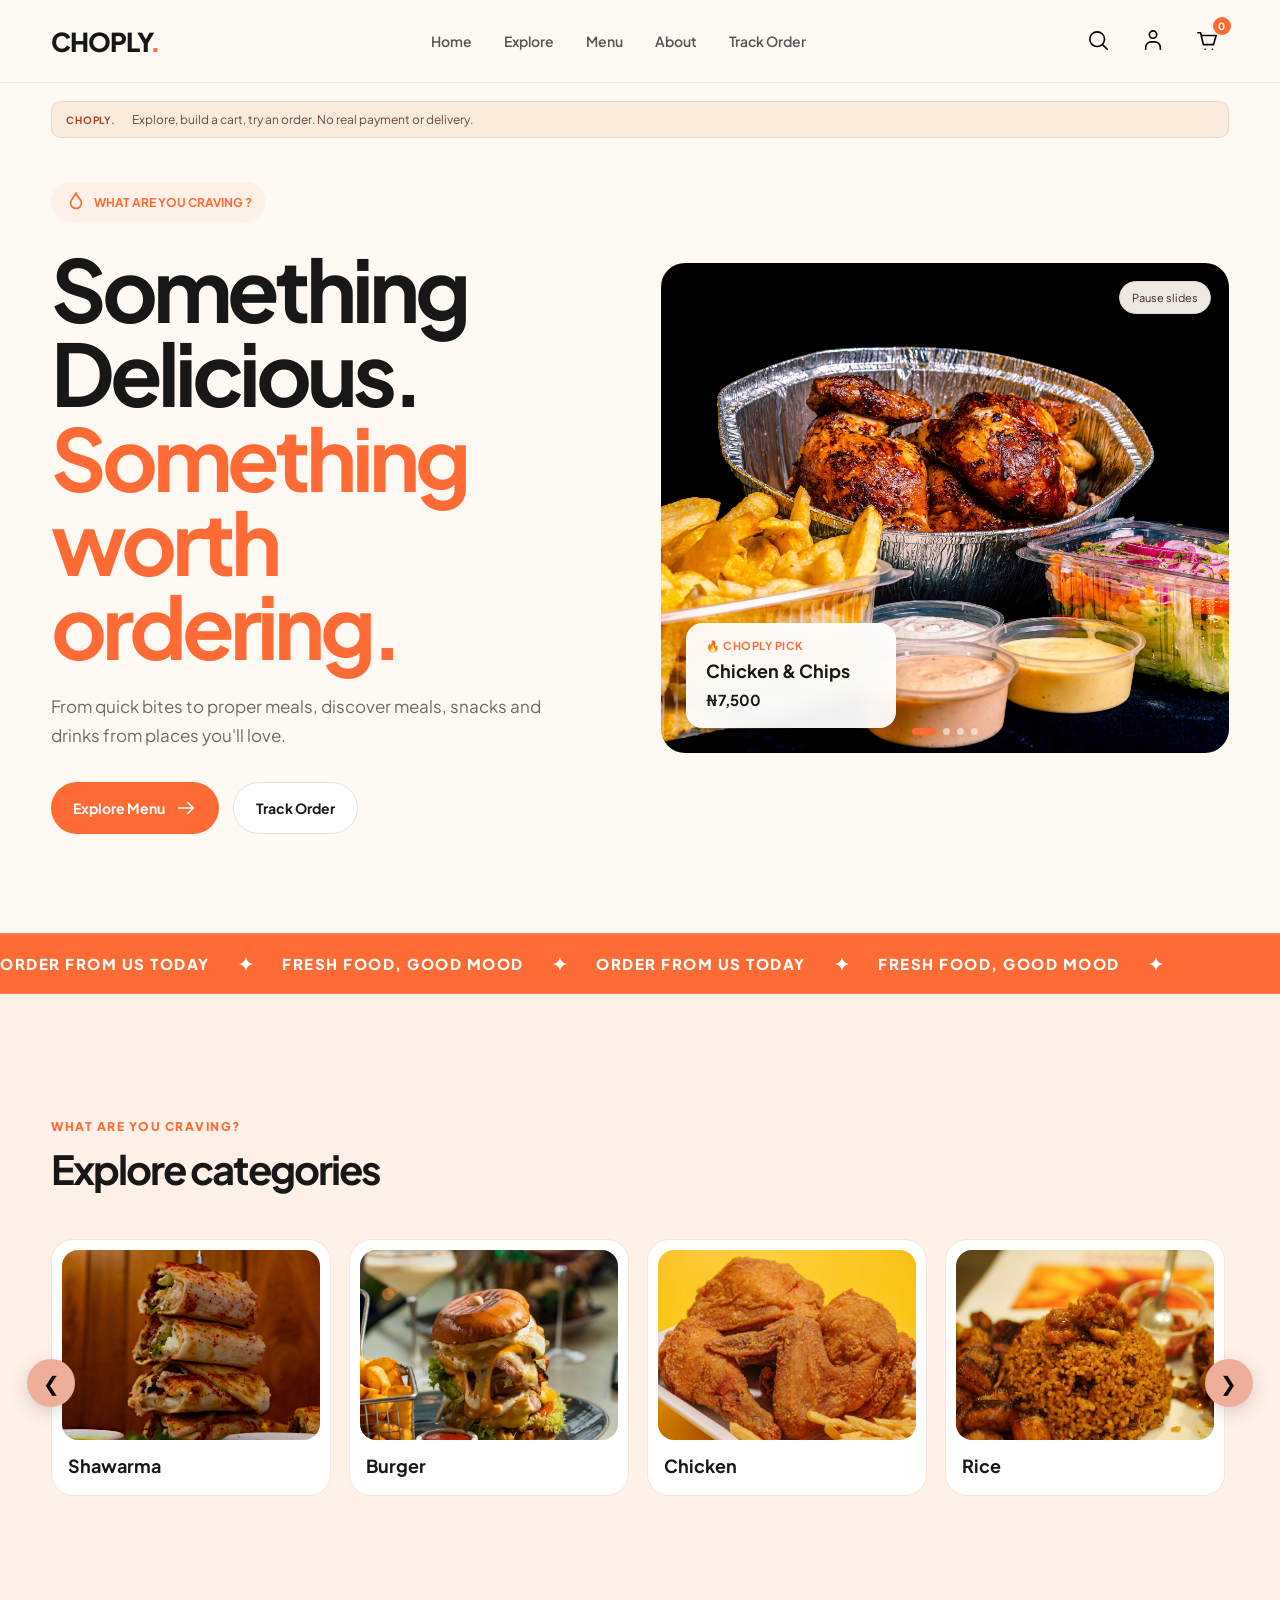
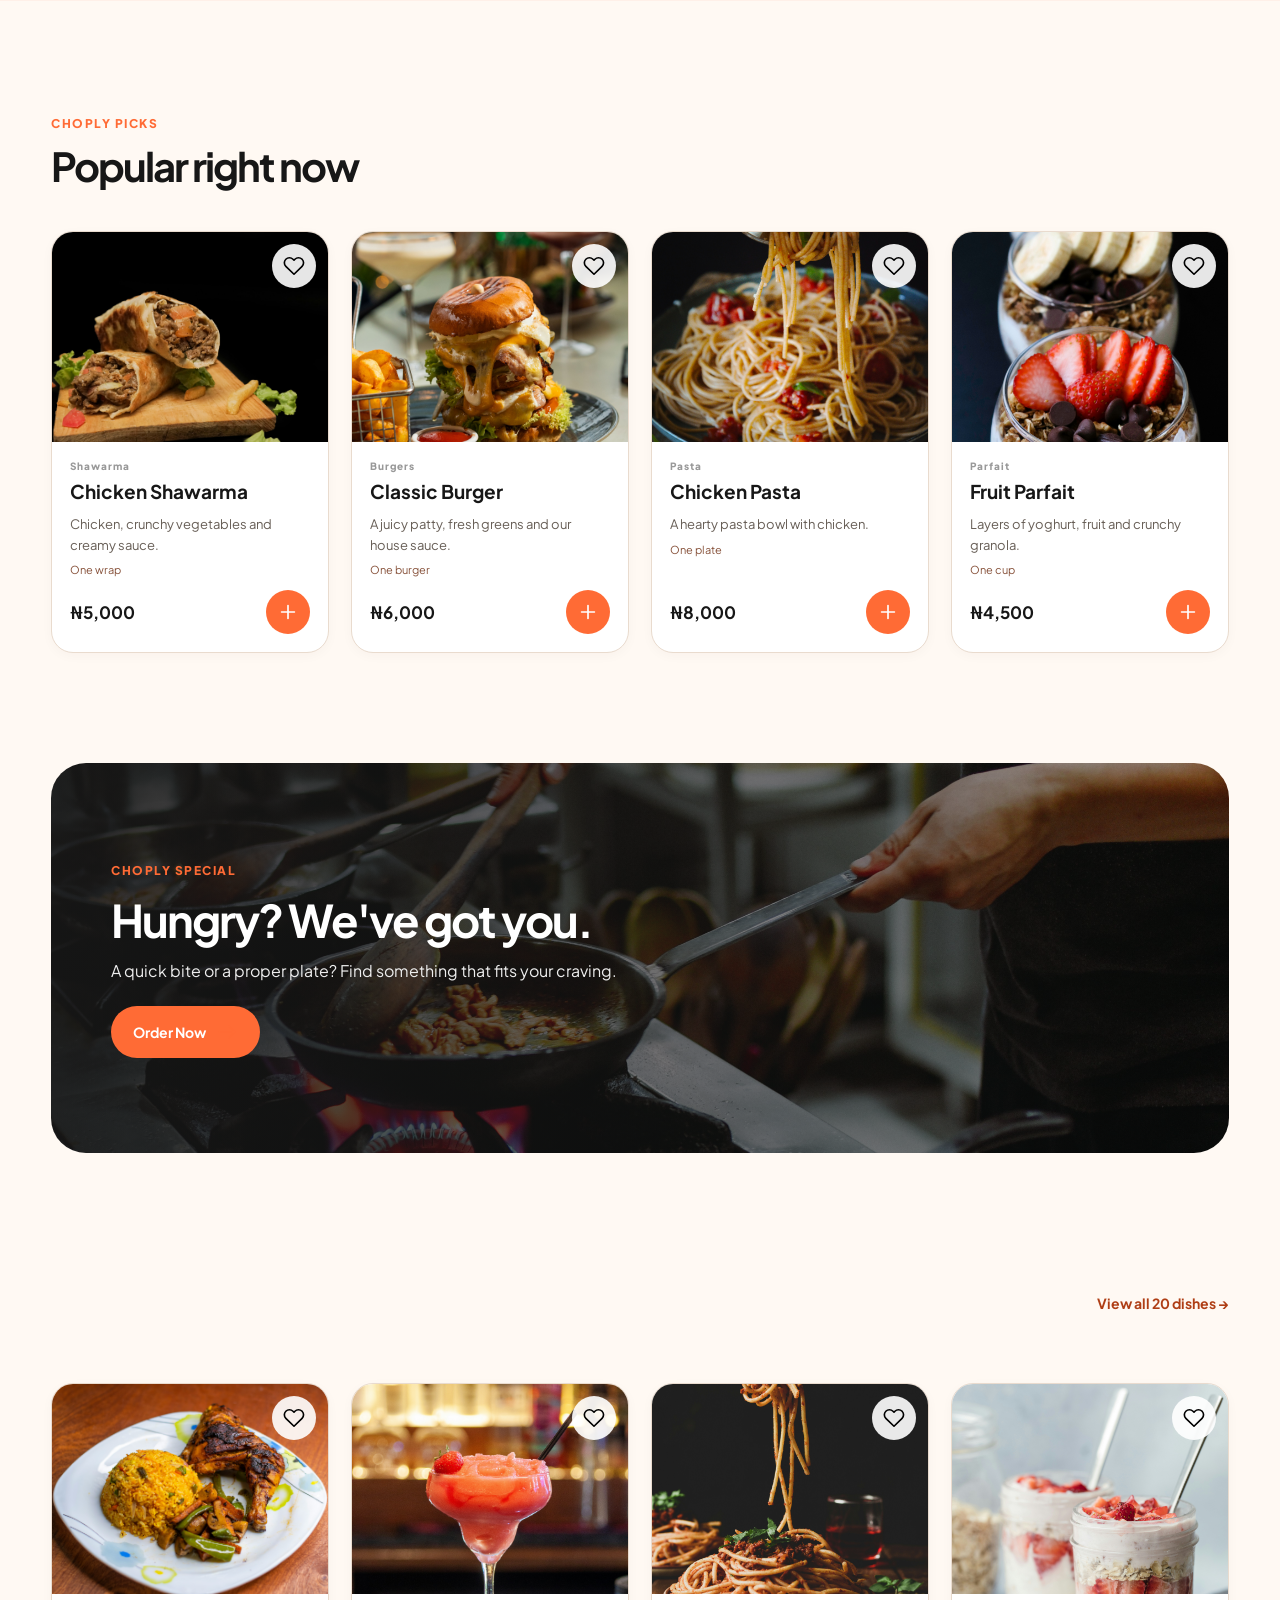
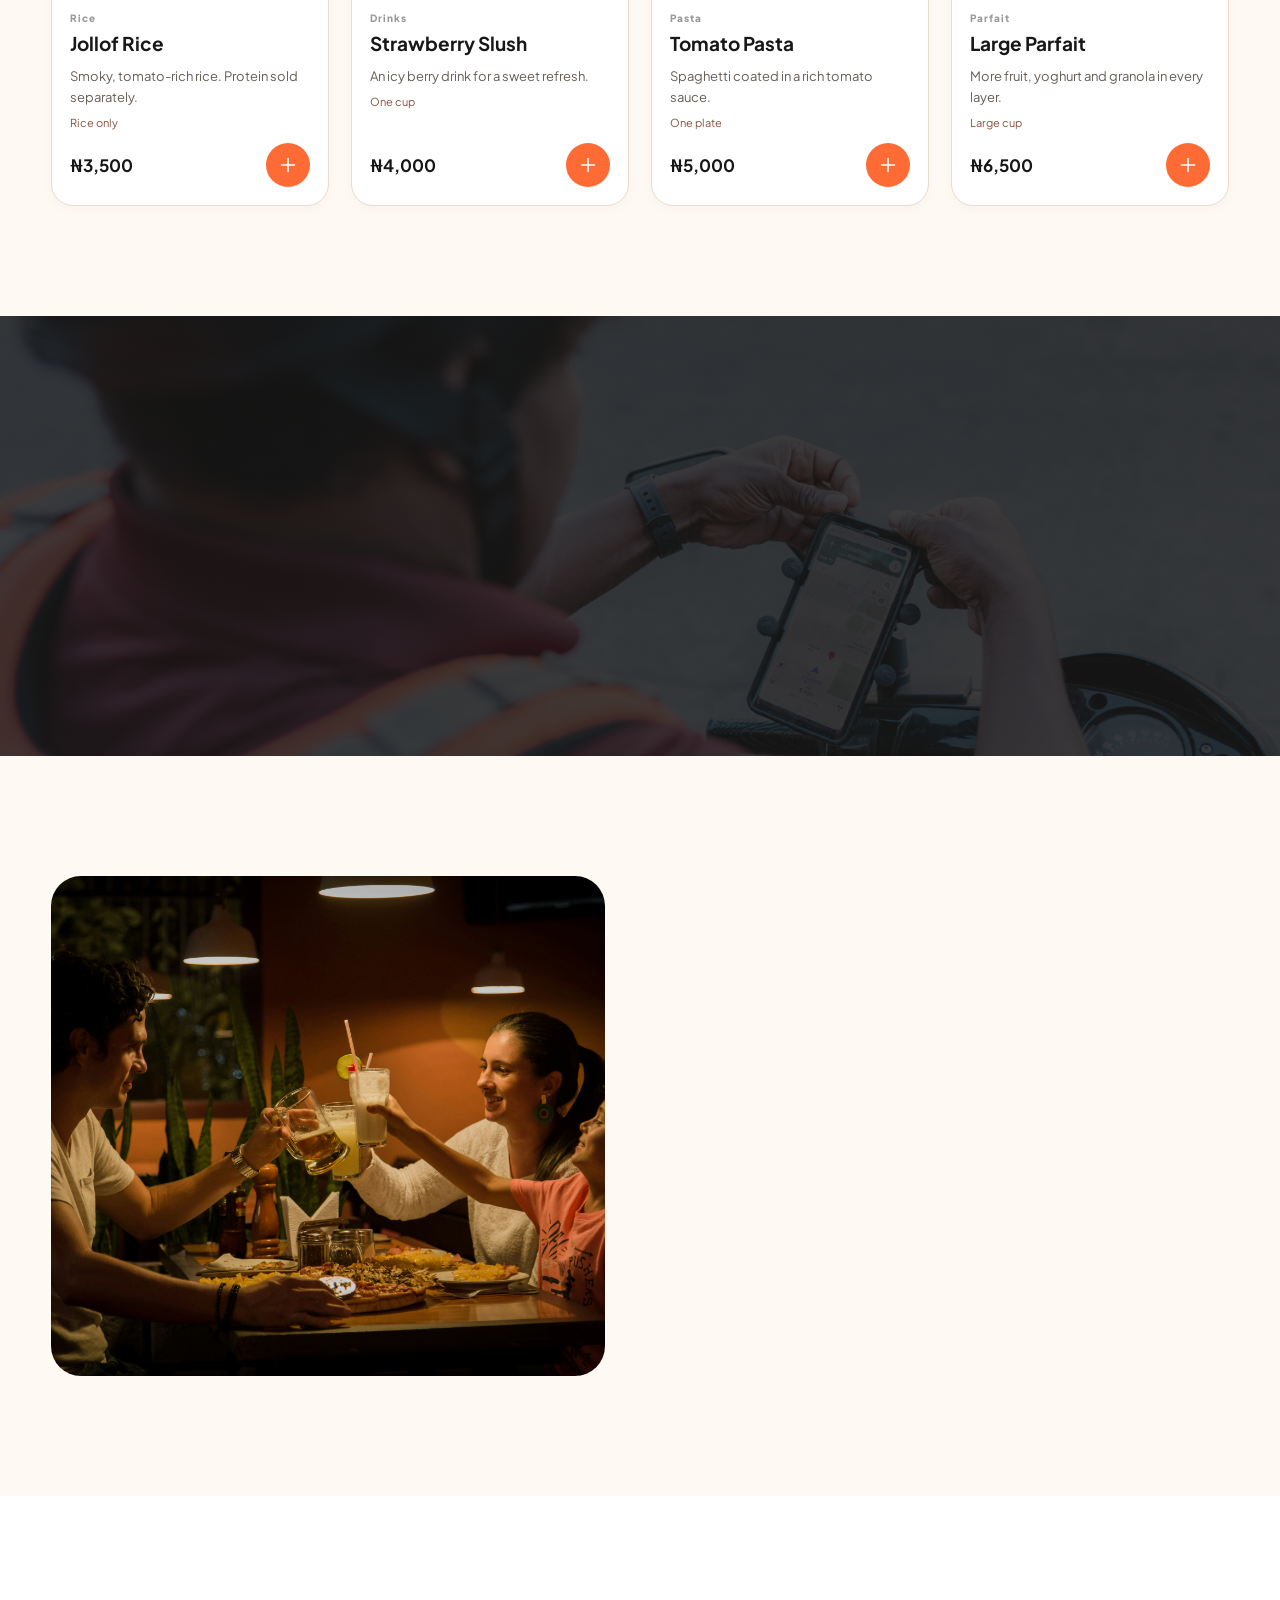
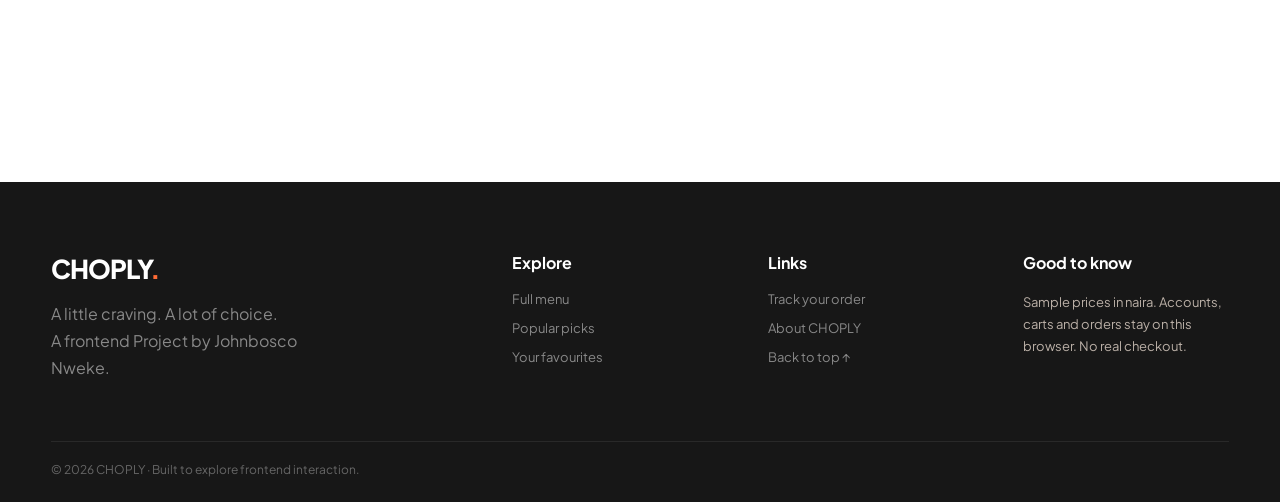
<file: index.html>
<!DOCTYPE html>
<html lang="en">
<head>
    <meta charset="UTF-8">
    <meta name="viewport" content="width=device-width, initial-scale=1.0">
    <title>CHOPLY — A little craving. A lot of choice.</title>
<meta name="description" content="Explore CHOPLY, a frontend food-ordering demo with a full menu, favourites, cart and simulated order tracking.">
    <link rel="preload" href="./MaterialSymbolsRounded.woff2" as="font" type="font/woff2" crossorigin>
    <!-- Google Font -->
    <link rel="preconnect" href="https://fonts.googleapis.com">
    <link rel="preconnect" href="https://fonts.gstatic.com" crossorigin>
    <link href="https://fonts.googleapis.com/css2?family=Plus+Jakarta+Sans:wght@400;500;600;700;800&display=swap" rel="stylesheet">
    <link rel="stylesheet" href="style.css">
</head>
<body>
<a class="skip-link" href="#main">Skip to content</a>
<header class="navbar">
    <div class="nav-container">
        <a href="#home" class="logo">CHOPLY<span>.</span></a>
        <nav class="nav-links" aria-label="Main navigation">
            <a href="#home">Home</a>
            <a href="#explore">Explore</a>
            <a href="menu.html">Menu</a>
            <a href="#about">About</a>
            <a href="#tracking">Track Order</a>
        </nav>

        <div class="nav-actions">
            <!-- Desktop Search -->
            <div class="search-wrapper">
                <input
                    type="text"
                    id="desktopSearch" aria-label="Search all dishes" enterkeyhint="search"
                    placeholder="Search food..."
                >
                <button class="icon-btn search-btn" id="searchButton" aria-label="Search all dishes">
                    <span class="material-symbols-rounded">search</span>
                </button>
            </div>

            <!-- Profile -->
            <button class="icon-btn" id="profileButton" aria-label="Open demo account">
                <span class="material-symbols-rounded">person</span>
            </button>

            <!-- Cart -->
            <button class="icon-btn cart-btn" id="cartButton" aria-label="Open cart">
                <span class="material-symbols-rounded">shopping_cart</span>
                <span class="cart-count">0</span>
            </button>

            <!-- Hamburger -->
            <button class="icon-btn hamburger" id="hamburgerButton" aria-controls="mobileMenu" aria-expanded="false" aria-label="Open navigation">
                <span class="material-symbols-rounded">menu</span>
            </button>
        </div>
    </div>

    <div class="mobile-search" id="mobileSearch">
        <div class="mobile-search-box">
            <span class="material-symbols-rounded">search</span>
            <input
                type="text"
                id="mobileSearchInput" aria-label="Search all dishes" enterkeyhint="search"
                placeholder="Search food..."
            >
        </div>
    </div>

    <!-- Mobile Menu -->
    <div class="mobile-menu" id="mobileMenu">
        <a href="#home">Home</a>
        <a href="#explore">Explore</a>
        <a href="menu.html">Menu</a>
        <a href="#about">About</a>
        <a href="#tracking">Track Order</a>

        <div class="mobile-account">
            <p>ACCOUNT</p>
            <button id="mobileProfile">
                <span class="material-symbols-rounded">person</span>
                My Profile
            </button>
            <button id="mobileLogout">
                <span class="material-symbols-rounded">logout</span>
                Logout
            </button>
        </div>
    </div>
</header>


<main id="main">
<div class="demo-banner"><strong>CHOPLY.</strong><span>Explore, build a cart, try an order. No real payment or delivery.</span></div>
<section class="hero" id="home">
    <div class="hero-content">
        <span class="hero-label">
            <span class="material-symbols-rounded">local_fire_department</span>
            WHAT ARE YOU CRAVING ?
        </span>
        <h1>
            Something Delicious.
            <br>
            <span>Something worth ordering.</span>
        </h1>
        <p>
            From quick bites to proper meals,
            discover meals, snacks and drinks from places you'll love.
        </p>
        <div class="hero-buttons">
            <a href="menu.html" class="primary-btn">
                Explore Menu
                <span class="material-symbols-rounded">arrow_forward</span>
            </a>
            <a href="#tracking" class="secondary-btn">
                Track Order
            </a>
        </div>
    </div>
    <!-- HERO FOOD SLIDER -->
    <div class="hero-image">
       <div class="hero-slider">
        <!--  1 -->
        <div data-food-id="chicken-chips" class="hero-slide active">
            <img src="images/chikenchips.jpeg.jpg" alt="Delicious chicken meal">
            <div class="food-info-card">
                <span>🔥 CHOPLY PICK</span>
                <h3>Chicken & Chips</h3>
                <p>₦6,500</p>
            </div>
        </div>
        <!-- Slide 2 -->
        <div data-food-id="classic-burger" class="hero-slide">
            <img src="images/classicburger.jpeg.jpg" alt="Delicious burger">
            <div class="food-info-card">
                <span>🔥 CHOPLY PICK</span>
                <h3>Classic Burger</h3>
                <p>₦8,000</p>
            </div>
        </div>
        <!-- Slide 3 -->
        <div data-food-id="jollof-chicken" class="hero-slide">
            <img src="images/partyjollof.jpeg.jpg" alt="Jollof rice and chicken">

            <div class="food-info-card">
                <span>⭐ CUSTOMER FAVOURITE</span>
                <h3>Jollof & Chicken</h3>
                <p>₦5,000</p>
            </div>
        </div>
        <!-- Slide 4 -->
        <div data-food-id="chicken-shawarma" class="hero-slide">
            <img src="images/shawarma.jpeg.jpg" alt="Fresh shawarma">
            <div class="food-info-card">
                <span>🔥 HOT RIGHT NOW</span>
                <h3>Chicken Shawarma</h3>
                <p>₦4,000</p>
            </div>
        </div>
    </div>

    <button type="button" class="hero-pause" id="pauseHero" aria-pressed="false">Pause slides</button>
    <!-- Slider dots -->
    <div class="hero-dots">
        <button class="hero-dot active" data-slide="0" aria-label="Show featured dish 1" aria-pressed="true"></button>
        <button class="hero-dot" data-slide="1" aria-label="Show featured dish 2" aria-pressed="false"></button>
        <button class="hero-dot" data-slide="2" aria-label="Show featured dish 3" aria-pressed="false"></button>
        <button class="hero-dot" data-slide="3" aria-label="Show featured dish 4" aria-pressed="false"></button>
    </div>
</div>
</section>
     
<section class="marquee-section">
    <div class="marquee-track">
        <div class="marquee-content">
            <span>ORDER FROM US TODAY</span>
            <span class="marquee-star">✦</span>
            <span>FRESH FOOD, GOOD MOOD</span>
            <span class="marquee-star">✦</span>
        </div>

        <div class="marquee-content" aria-hidden="true">
            <span>ORDER FROM US TODAY</span>
            <span class="marquee-star">✦</span>
            <span>FRESH FOOD, GOOD MOOD</span>
            <span class="marquee-star">✦</span>
        </div>
    </div>
</section>


<!-- CATEGORIES -->
 <section class="categories-section">
    <div class="section-heading">
        <span>WHAT ARE YOU CRAVING?</span>
        <h2>Explore categories</h2>
    </div>

    <div class="categories-slider">
        <button class="slider-btn prev-btn" aria-label="Previous categories"> &#10094;</button>

        <div class="categories">
            <button class="category-card" data-category="shawarma">
                <img src="images/shawarma2.jpeg.jpg" alt="Shawarma">
                <h3>Shawarma</h3>
            </button>

            <button class="category-card" data-category="burger">
                <img src="images/burger.jpeg.jpg" alt="Burger">
                <h3>Burger</h3>
            </button>

            <button class="category-card" data-category="chicken">
                <img src="images/chiken.jpeg.jpg" alt="Chicken">
                <h3>Chicken</h3>
            </button>

            <button class="category-card" data-category="rice">
                <img
                    src="images/partyjollof.jpeg.jpg"
                    alt="Rice"
                >
                <h3>Rice</h3>
            </button>

            <button class="category-card" data-category="drinks">
                <img
                    src="images/drink.jpeg.jpg"
                    alt="Drinks"
                >
                <h3>Drinks</h3>
            </button>

            <button class="category-card" data-category="barbecue">
                <img src="images/barbeque.jpg" alt="Barbecue">
                <h3>Barbecue</h3>
            </button>

            <button class="category-card" data-category="pasta">
                <img src="images/spaghetti.jpeg.jpg" alt="Pasta">
                <h3>Pasta</h3>
            </button>

            <button class="category-card" data-category="parfait">
                <img src="images/parfait.jpeg.jpg" alt="Parfait">
                <h3>Parfait</h3>
            </button>
        </div>
        <button class="slider-btn next-btn" aria-label="Next categories"> &#10095;</button>
    </div>
</section>


<section class="section" id="explore">
    <div class="section-heading">
        <span>CHOPLY PICKS</span>
        <h2>Popular right now</h2>
    </div>

    <div class="food-grid" id="popularFoods" data-home-foods="chicken-shawarma,classic-burger,chicken-pasta,fruit-parfait"></div>
</section>


<!--  PROMO -->
<section class="promo-section">
    <div>
        <span>CHOPLY SPECIAL</span>
        <h2>Hungry? We've got you.</h2>
        <p>A quick bite or a proper plate? Find something that fits your craving.</p>
        <a href="menu.html" class="primary-btn">
            Order Now
            <span class="material-symbols-rounded">arrow_forward</span>
        </a>
    </div>
</section>

<!--  MENU -->
<section class="section menu-section" id="menu">
    <div class="preview-heading">
        <div class="section-heading"><span>A TASTE OF THE MENU</span>
            <h2>Find your next favourite.</h2>
        </div>
        <a href="menu.html" class="text-link">View all 20 dishes <span aria-hidden="true">→</span></a>
    </div>
    <div class="food-grid" data-home-foods="jollof-rice,strawberry-slush,tomato-pasta,large-parfait"></div>
</section>


<!--  TRACK ORDER -->
<section class="tracking-section" id="tracking">
    <div class="tracking-content">
        <span>ORDER TRACKING</span>
        <h3>Follow your order.</h3>
        <p>
            Place your order, then enter its ID here.
            This browser remembers your simulated orders.
        </p>

        <form id="trackingForm" novalidate>
            <div class="tracking-input">
                <span class="material-symbols-rounded">receipt_long</span>
                <input
                    type="text" id="orderNumber" aria-label="Demo order ID" placeholder="Enter order number" required >
            </div>
            <button class="primary-btn" type="submit">
                Track Order
                <span class="material-symbols-rounded">arrow_forward</span>
            </button>
        </form>
        <div id="trackingResult" aria-live="polite"></div>
    </div>
</section>

<!-- my about section -->
<section class="about-section" id="about">
    <div class="about-image">
        <img
            src="images/about1.jpeg.jpg"
            alt="Restaurant"
        >
    </div>
    <div class="about-content">
        <span>ABOUT CHOPLY</span>
        <h2>Good Food, Good <span id="moments">Moments.</span></h2>
        <p>
            CHOPLY brings your favourite meals together in one
            simple food ordering experience.
        </p>

        <p>
            From quick lunch to late-night cravings,
            discover delicious food from places you love.
        </p>

        <a href="menu.html" class="primary-btn">
            Start Ordering
            <span class="material-symbols-rounded">arrow_forward</span>
        </a>
    </div>
</section>

<!--  FEATURES -->
<section class="features-section">
    <div class="feature">
        <span class="material-symbols-rounded">restaurant</span>
        <h3>Fresh Food</h3>
        <p>Meals prepared fresh for every order.</p>
    </div>

    <div class="feature">
        <span class="material-symbols-rounded">delivery_dining</span>
        <h3>Fast Delivery</h3>
        <p>Get your food delivered quickly.</p>
    </div>

    <div class="feature">
        <span class="material-symbols-rounded">verified</span>
        <h3>Quality First</h3>
        <p>We care about every order.</p>
    </div>

    <div class="feature">
        <span class="material-symbols-rounded">support_agent</span>
        <h3>Easy Support</h3>
        <p>We're here when you need us.</p>
    </div>
</section>
</main>


<!-- cart drawer -->
<div class="overlay" id="cartOverlay"></div>
<aside class="cart-drawer" id="cartDrawer" aria-label="Your cart">
    <div class="drawer-header">
        <div>
            <span>YOUR ORDER</span>
            <h2>Your Cart</h2>
        </div>
        <button class="close-btn" id="closeCart" aria-label="Close cart">
            <span class="material-symbols-rounded">close</span>
        </button>
    </div>

    <div class="cart-items" id="cartItems">
        <div class="empty-cart">
            <span class="material-symbols-rounded">shopping_cart</span>
            <h3>Your cart is empty</h3>
            <p>Add something delicious.</p>
        </div>
    </div>

    <div class="cart-summary">
        <div>
            <span>Subtotal</span>
            <strong id="cartSubtotal">₦0</strong>
        </div>

        <div>
            <span>Demo delivery fee</span>
            <strong id="deliveryFee">₦0</strong>
        </div>

        <div class="cart-total">
            <span>Total</span>
            <strong id="cartTotal">₦0</strong>
        </div>

        <button class="checkout-btn" id="checkoutButton">
            Place your order
            <span class="material-symbols-rounded">arrow_forward</span>
        </button>
    </div>
</aside>

<!-- Auth Modal -->
<div class="modal-overlay" id="authModal" aria-labelledby="authTitle">
    <div class="auth-modal">
        <button class="modal-close" id="closeAuth" aria-label="Close sign in">
            <span class="material-symbols-rounded">close</span>
        </button>
        <div class="auth-content">
            <span class="auth-icon material-symbols-rounded">
                person
            </span>
            <h2 id="authTitle">Welcome to CHOPLY</h2>
            <p id="authDescription">
                Sign in to continue with your order.
            </p>

            <form id="authForm" novalidate>
                <div class="form-group signup-field hidden">
                    <label for="auth-name">Full Name</label>
                    <div class="input-box">
                        <span class="material-symbols-rounded">person</span>
                        <input type="text" id="auth-name" maxlength="80" autocomplete="name" placeholder="Enter your name" required>
                    </div>
                </div>

                <div class="form-group">
                    <label for="auth-email">Email</label>
                    <div class="input-box">
                        <span class="material-symbols-rounded">mail</span>
                        <input type="email" id="auth-email" autocomplete="email" placeholder="Enter your email" required>
                    </div>
                </div>

                <div class="form-group">
                    <label for="auth-password">Password</label>
                    <div class="input-box">
                        <span class="material-symbols-rounded">lock</span>
                        <input type="password" id="auth-password" placeholder="Your password" required>
                        <button type="button" class="password-toggle" aria-label="Show password">
                            <span class="material-symbols-rounded">visibility_off</span>
                        </button>
                    </div>
                </div>
                <button class="primary-btn auth-submit" type="submit">
                    Sign In
                </button>
            </form>
            <p class="auth-switch">
                <span id="authSwitchText">
                    Don't have an account?
                </span>
                <button id="switchAuth">Create account</button>
            </p>
        </div>
    </div>
</div>

<!--  my profile modal -->
<div class="modal-overlay" id="profileModal" aria-label="Demo profile">
    <div class="profile-modal">
        <button class="modal-close" id="closeProfile" aria-label="Close profile">
            <span class="material-symbols-rounded">close</span>
        </button>
        <div class="profile-header">
            <div class="profile-avatar">
                <span class="material-symbols-rounded">person</span>
            </div>
            <div>
                <span>ACCOUNT</span>
                <h2>My Profile</h2>
            </div>
        </div>

        <div id="profileDetails" class="profile-details" aria-live="polite"></div>
        <div class="profile-options">
            <button>
                <span class="material-symbols-rounded">person</span>
                Personal Information
                <span class="material-symbols-rounded">chevron_right</span>
            </button>

            <button>
                <span class="material-symbols-rounded">location_on</span>
                Saved Addresses
                <span class="material-symbols-rounded">chevron_right</span>
            </button>

            <button>
                <span class="material-symbols-rounded">receipt_long</span>
                Order History
                <span class="material-symbols-rounded">chevron_right</span>
            </button>

            <button>
                <span class="material-symbols-rounded">favorite</span>
                Favourite Meals
                <span class="material-symbols-rounded">chevron_right</span>
            </button>

            <button id="logoutButton">
                <span class="material-symbols-rounded">logout</span>
                Logout
                <span class="material-symbols-rounded">chevron_right</span>
            </button>
        </div>
    </div>
</div>

<div class="modal-overlay" id="receiptModal" role="dialog" aria-modal="true" aria-labelledby="receiptTitle">
 <div class="auth-modal">
    <button type="button" class="modal-close" id="closeReceipt" aria-label="Close receipt">
        <span class="material-symbols-rounded">close</span>
    </button><div class="auth-content"><span class="eyebrow">YOUR ORDER</span>
        <h2 id="receiptTitle">Your order is saved.</h2>
        <p id="receiptDetails"></p>
        <p>No payment was collected. No food will be dispatched. Copy your ID to try order tracking.</p>
        <a class="primary-btn" id="receiptTrack" href="index.html#tracking">Track Your Order</a>
    </div>
</div>
</div>
<!-- TOAST -->
<div class="toast" id="toast" role="status" aria-live="polite">
    <span class="material-symbols-rounded">
        check_circle
    </span>
    <span id="toastMessage">
        Added to cart
    </span>
</div>


<!--  Footer  -->
<footer class="footer">
    <div class="footer-main">
        <div class="footer-brand">
            <a class="logo" href="index.html">CHOPLY<span>.</span></a>
            <p>A little craving. A lot of choice.<br>A frontend Project by Johnbosco Nweke.</p>
        </div>
        <div class="footer-column">
            <h4>Explore</h4>
            <a href="menu.html">Full menu</a>
            <a href="index.html#explore">Popular picks</a>
            <a href="menu.html?favourites=1">Your favourites</a>
        </div>
        <div class="footer-column">
            <h4>Links</h4>
            <a href="index.html#tracking">Track your order</a>
            <a href="index.html#about">About CHOPLY</a>
            <a href="index.html#home">Back to top ↑</a>
        </div>
        <div class="footer-column">
            <h4>Good to know</h4>
            <p>Sample prices in naira. Accounts, carts and orders stay on this browser. No real checkout.</p>
        </div>
    </div>
    <div class="footer-bottom">
        <p>© 2026 CHOPLY · Built to explore frontend interaction.</p>
    </div>
</footer>

<script src="foods.js"></script>
<script src="script.js"></script>
</body>
</html>
</file>
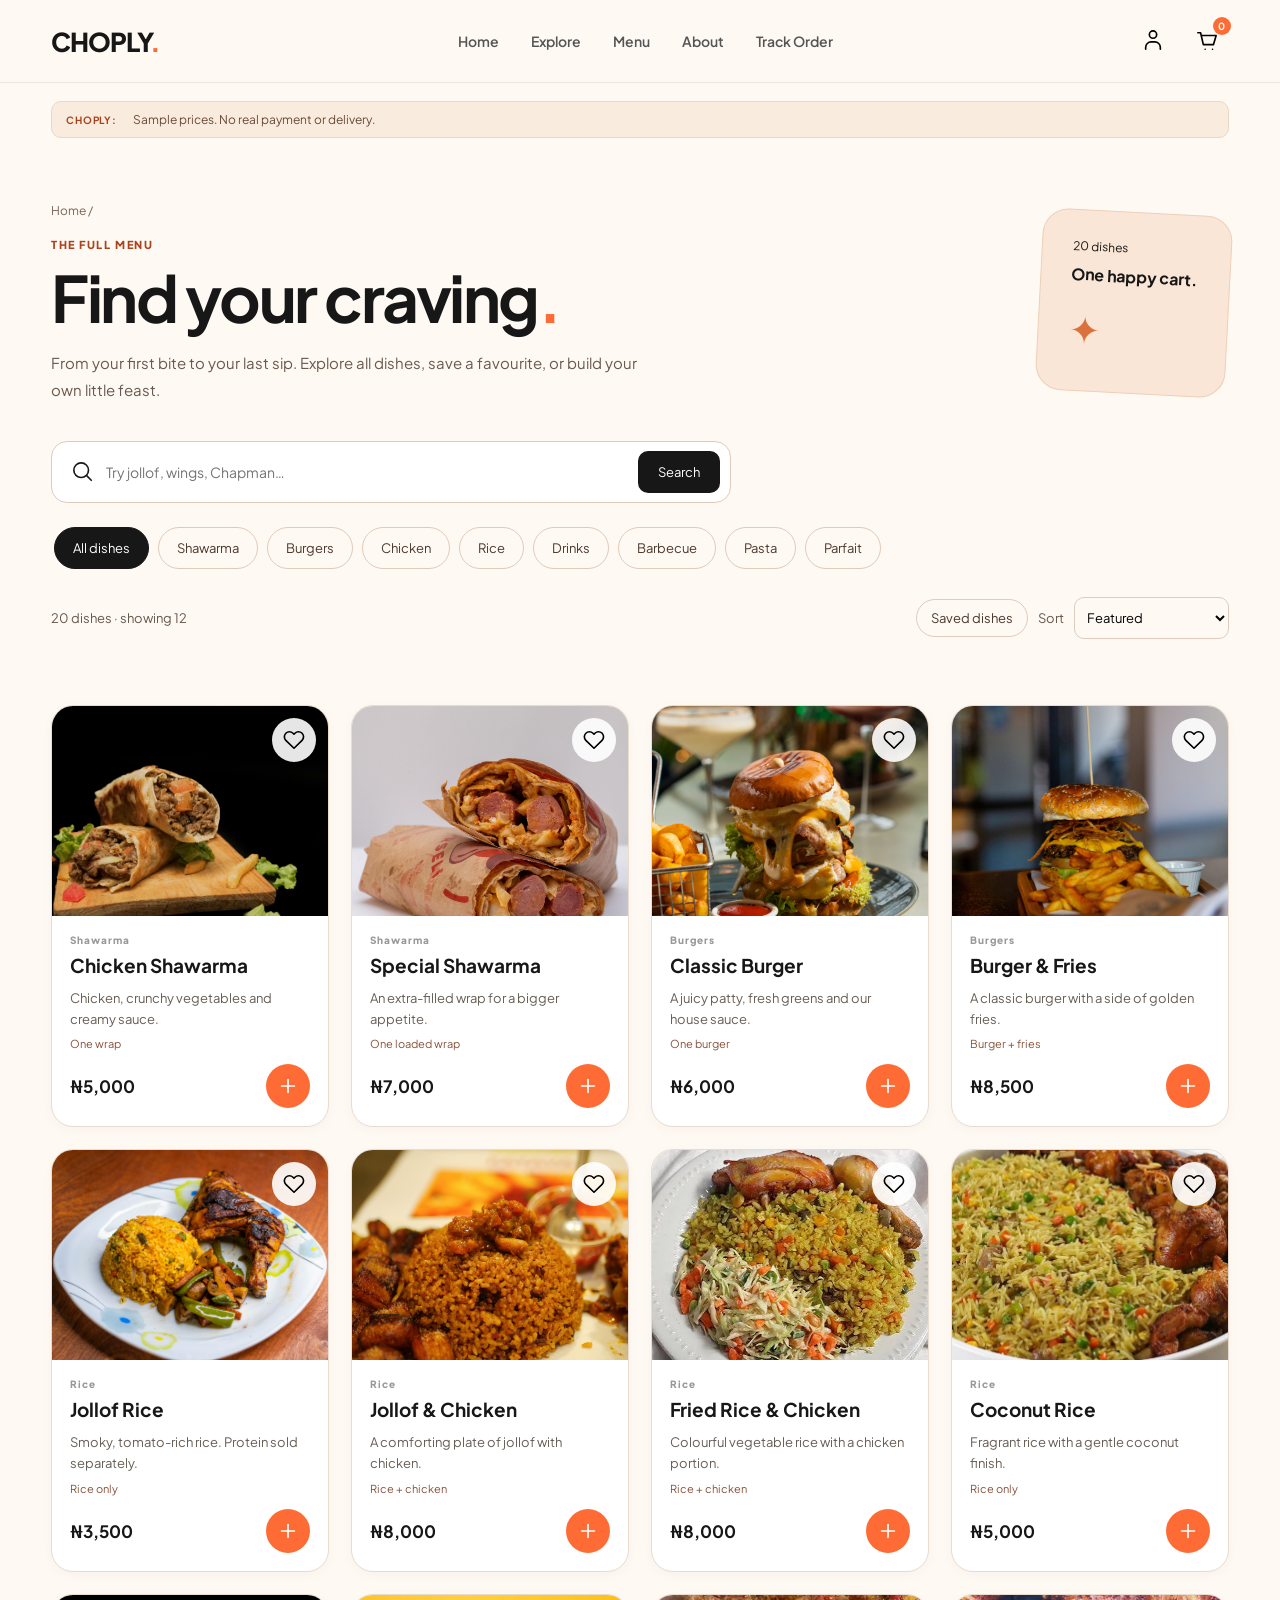
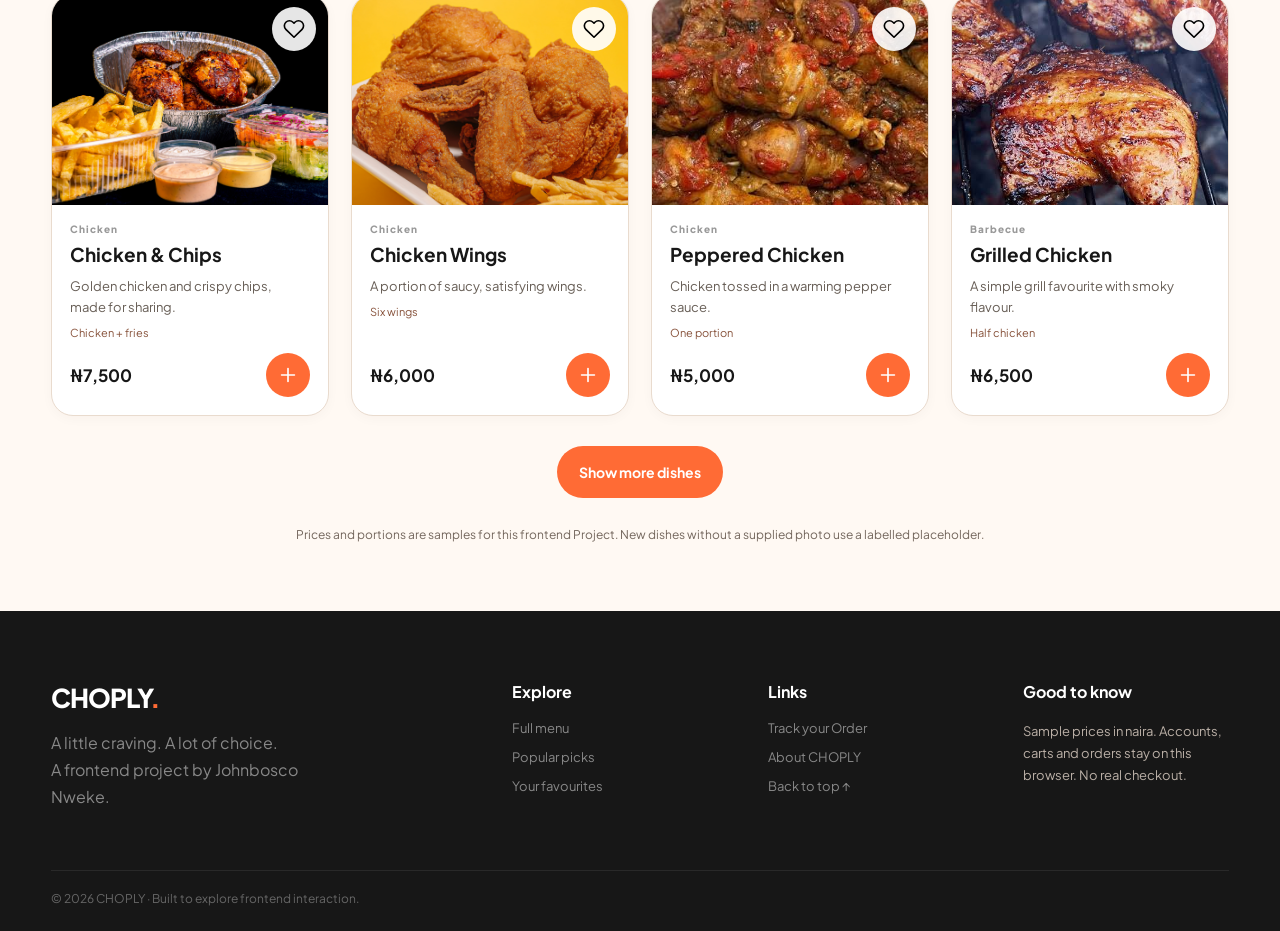
<file: menu.html>
<!DOCTYPE html>
<html lang="en">
<head>
    <meta charset="UTF-8">
    <meta name="viewport" content="width=device-width, initial-scale=1.0">
    <title>Full Menu — CHOPLY</title>
<meta name="description" content="Explore CHOPLY, a frontend food-ordering demo with a full menu, favourites, cart and simulated order tracking.">
    <link rel="preload" href="./MaterialSymbolsRounded.woff2" as="font" type="font/woff2" crossorigin>
    <!-- Google Font -->
    <link rel="preconnect" href="https://fonts.googleapis.com">
    <link rel="preconnect" href="https://fonts.gstatic.com" crossorigin>
    <link href="https://fonts.googleapis.com/css2?family=Plus+Jakarta+Sans:wght@400;500;600;700;800&display=swap" rel="stylesheet">
    <link rel="stylesheet" href="style.css">
</head>
<body class="menu-page"><a class="skip-link" href="#main">Skip to content</a><header class="navbar">
    <div class="nav-container">
        <a href="index.html#home" class="logo">CHOPLY<span>.</span></a>
        <nav class="nav-links" aria-label="Main navigation">
            <a href="index.html#home">Home</a>
            <a href="index.html#explore">Explore</a>
            <a href="menu.html">Menu</a>
            <a href="index.html#about">About</a>
            <a href="index.html#tracking">Track Order</a>
        </nav>

        <div class="nav-actions">
            <!-- Desktop Search -->
            <div class="search-wrapper">
                <input
                    type="text"
                    id="desktopSearch" aria-label="Search all dishes" enterkeyhint="search"
                    placeholder="Search food..."
                >
                <button class="icon-btn search-btn" id="searchButton" aria-label="Search all dishes">
                    <span class="material-symbols-rounded">search</span>
                </button>
            </div>

            <!-- Profile -->
            <button class="icon-btn" id="profileButton" aria-label="Open demo account">
                <span class="material-symbols-rounded">person</span>
            </button>

            <!-- Cart -->
            <button class="icon-btn cart-btn" id="cartButton" aria-label="Open cart">
                <span class="material-symbols-rounded">shopping_cart</span>
                <span class="cart-count">0</span>
            </button>

            <!-- Hamburger -->
            <button class="icon-btn hamburger" id="hamburgerButton" aria-controls="mobileMenu" aria-expanded="false" aria-label="Open navigation">
                <span class="material-symbols-rounded">menu</span>
            </button>
        </div>
    </div>

    <div class="mobile-search" id="mobileSearch">
        <div class="mobile-search-box">
            <span class="material-symbols-rounded">search</span>
            <input
                type="text"
                id="mobileSearchInput" aria-label="Search all dishes" enterkeyhint="search"
                placeholder="Search food..."
            >
        </div>
    </div>

    <!-- Mobile Menu -->
    <div class="mobile-menu" id="mobileMenu">
        <a href="index.html#home">Home</a>
        <a href="index.html#explore">Explore</a>
        <a href="menu.html">Menu</a>
        <a href="index.html#about">About</a>
        <a href="index.html#tracking">Track Order</a>

        <div class="mobile-account">
            <p>ACCOUNT</p>
            <button id="mobileProfile">
                <span class="material-symbols-rounded">person</span>
                My Profile
            </button>
            <button id="mobileLogout">
                <span class="material-symbols-rounded">logout</span>
                Logout
            </button>
        </div>
    </div>
</header>
<main id="main" class="catalogue-page">
    <div class="demo-banner">
        <strong>CHOPLY:</strong>
        <span>Sample prices. No real payment or delivery.</span>
    </div>
    <section class="catalogue-intro">
        <div><a href="index.html" class="breadcrumb">Home /</a>
            <span class="eyebrow">THE FULL MENU</span>
            <h1>Find your craving<span>.</span></h1>
            <p>From your first bite to your last sip. Explore all dishes, save a favourite, or build your own little feast.</p>
        </div>
        <div class="menu-stamp" aria-hidden="true">20 dishes<br><strong>One happy cart.</strong>
            <span>✦</span>
        </div>
    </section>
    <section class="catalogue-content" aria-label="Browse dishes">
    <form id="menuSearchForm" class="catalogue-search" role="search">
        <label for="menuQuery" class="sr-only">Search the full menu</label>
        <span class="material-symbols-rounded">search</span>
        <input id="menuQuery" type="search" placeholder="Try jollof, wings, Chapman…" maxlength="120" enterkeyhint="search">
        <button type="submit">Search</button>
    </form>
    <div id="menuCategories" class="menu-categories" role="group" aria-label="Filter by category"></div>
    <div class="catalogue-toolbar">
        <p id="resultCount" role="status" aria-live="polite"></p>
        <div><button type="button" id="onlyFavourites" class="favourite-filter" aria-pressed="false">Saved dishes</button>
            <label for="menuSort">Sort</label>
            <select id="menuSort"><option value="featured">Featured</option>
                <option value="low">Price: low to high</option>
                <option value="high">Price: high to low</option>
                <option value="name">Name: A–Z</option>
            </select>
        </div>
    </div>
    <div class="food-grid" id="catalogueGrid"></div>
    <div class="menu-empty" id="menuEmpty" hidden>
        <span aria-hidden="true">⌕</span>
        <h2>No dishes found.</h2>
        <p id="emptyMessage">Try a different search or clear your filters.</p>
        <button class="primary-btn" type="button" id="resetMenu">Show all dishes</button></div>
    <div class="menu-more">
        <button type="button" class="primary-btn" id="loadMore">Show more dishes</button>
    </div>
    <p class="catalogue-note">Prices and portions are samples for this frontend Project. New dishes without a supplied photo use a labelled placeholder.</p>
    </section>
</main><!-- cart drawer -->
<div class="overlay" id="cartOverlay"></div>
<aside class="cart-drawer" id="cartDrawer" aria-label="Your cart">
    <div class="drawer-header">
        <div>
            <span>YOUR ORDER</span>
            <h2>Your Cart</h2>
        </div>
        <button class="close-btn" id="closeCart" aria-label="Close cart">
            <span class="material-symbols-rounded">close</span>
        </button>
    </div>

    <div class="cart-items" id="cartItems">
        <div class="empty-cart">
            <span class="material-symbols-rounded">shopping_cart</span>
            <h3>Your cart is empty</h3>
            <p>Add something delicious.</p>
        </div>
    </div>

    <div class="cart-summary">
        <div>
            <span>Subtotal</span>
            <strong id="cartSubtotal">₦0</strong>
        </div>

        <div>
            <span>Delivery fee</span>
            <strong id="deliveryFee">₦0</strong>
        </div>

        <div class="cart-total">
            <span>Total</span>
            <strong id="cartTotal">₦0</strong>
        </div>

        <button class="checkout-btn" id="checkoutButton">
            Place your order
            <span class="material-symbols-rounded">arrow_forward</span>
        </button>
    </div>
</aside>

<!-- Auth Modal -->
<div class="modal-overlay" id="authModal" aria-labelledby="authTitle">
    <div class="auth-modal">
        <button class="modal-close" id="closeAuth" aria-label="Close sign in">
            <span class="material-symbols-rounded">close</span>
        </button>
        <div class="auth-content">
            <span class="auth-icon material-symbols-rounded">
                person
            </span>
            <h2 id="authTitle">Welcome to CHOPLY</h2>
            <p id="authDescription">
                Sign in to continue with your order.
            </p>

            <form id="authForm" novalidate>
                <div class="form-group signup-field hidden">
                    <label for="auth-name">Full Name</label>
                    <div class="input-box">
                        <span class="material-symbols-rounded">person</span>
                        <input type="text" id="auth-name" maxlength="80" autocomplete="name" placeholder="Enter your name" required>
                    </div>
                </div>

                <div class="form-group">
                    <label for="auth-email">Email</label>
                    <div class="input-box">
                        <span class="material-symbols-rounded">mail</span>
                        <input type="email" id="auth-email" autocomplete="email" placeholder="Enter your email" required>
                    </div>
                </div>

                <div class="form-group">
                    <label for="auth-password">Password</label>
                    <div class="input-box">
                        <span class="material-symbols-rounded">lock</span>
                        <input type="password" id="auth-password" placeholder="Your password" required>
                        <button type="button" class="password-toggle" aria-label="Show password">
                            <span class="material-symbols-rounded">visibility_off</span>
                        </button>
                    </div>
                </div>
                <button class="primary-btn auth-submit" type="submit">
                    Sign In
                </button>
            </form>
            <p class="auth-switch">
                <span id="authSwitchText">
                    Don't have an account?
                </span>
                <button id="switchAuth">Create account</button>
            </p>
        </div>
    </div>
</div>

<!--  my profile modal -->
<div class="modal-overlay" id="profileModal" aria-label="Demo profile">
    <div class="profile-modal">
        <button class="modal-close" id="closeProfile" aria-label="Close profile">
            <span class="material-symbols-rounded">close</span>
        </button>
        <div class="profile-header">
            <div class="profile-avatar">
                <span class="material-symbols-rounded">person</span>
            </div>
            <div>
                <span>ACCOUNT</span>
                <h2>My Profile</h2>
            </div>
        </div>

        <div id="profileDetails" class="profile-details" aria-live="polite"></div>
        <div class="profile-options">
            <button>
                <span class="material-symbols-rounded">person</span>
                Personal Information
                <span class="material-symbols-rounded">chevron_right</span>
            </button>

            <button>
                <span class="material-symbols-rounded">location_on</span>
                Saved Addresses
                <span class="material-symbols-rounded">chevron_right</span>
            </button>

            <button>
                <span class="material-symbols-rounded">receipt_long</span>
                Order History
                <span class="material-symbols-rounded">chevron_right</span>
            </button>

            <button>
                <span class="material-symbols-rounded">favorite</span>
                Favourite Meals
                <span class="material-symbols-rounded">chevron_right</span>
            </button>

            <button id="logoutButton">
                <span class="material-symbols-rounded">logout</span>
                Logout
                <span class="material-symbols-rounded">chevron_right</span>
            </button>
        </div>
    </div>
</div>

<div class="modal-overlay" id="receiptModal" role="dialog" aria-modal="true" aria-labelledby="receiptTitle">
 <div class="auth-modal">
    <button type="button" class="modal-close" id="closeReceipt" aria-label="Close receipt">
        <span class="material-symbols-rounded">close</span>
    </button>
    <div class="auth-content">
        <span class="eyebrow">YOUR ORDER</span>
        <h2 id="receiptTitle">Your order is saved.</h2>
        <p id="receiptDetails"></p>
        <p>No payment was collected. No food will be dispatched. Copy your ID to try order tracking.</p>
        <a class="primary-btn" id="receiptTrack" href="index.html#tracking">Track your order</a>
    </div>
</div>
</div>
<!-- TOAST -->
<div class="toast" id="toast" role="status" aria-live="polite">
    <span class="material-symbols-rounded">
        check_circle
    </span>
    <span id="toastMessage">
        Added to cart
    </span>
</div>


<footer class="footer">
    <div class="footer-main">
        <div class="footer-brand">
            <a class="logo" href="index.html">CHOPLY<span>.</span></a>
            <p>A little craving. A lot of choice.<br>A frontend project by Johnbosco Nweke.</p>
        </div>
        <div class="footer-column">
            <h4>Explore</h4>
            <a href="menu.html">Full menu</a>
            <a href="index.html#explore">Popular picks</a>
            <a href="menu.html?favourites=1">Your favourites</a>
        </div>
        <div class="footer-column">
            <h4>Links</h4>
            <a href="index.html#tracking">Track your Order</a>
            <a href="index.html#about">About CHOPLY</a>
            <a href="index.html#home">Back to top ↑</a>
        </div>
        <div class="footer-column">
            <h4>Good to know</h4>
            <p>Sample prices in naira. Accounts, carts and orders stay on this browser. No real checkout.</p>
        </div>
    </div>
    <div class="footer-bottom">
        <p>© 2026 CHOPLY · Built to explore frontend interaction.</p>
    </div>
</footer>

<script src="foods.js"></script>
<script src="script.js"></script>
<script src="menu.js"></script>
</body>
</html>
</file>
<file: style.css>
@font-face {
    font-family: "Material Symbols Rounded";
    src: url("./MaterialSymbolsRounded.woff2") format("woff2");
    font-style: normal;
    font-weight: 100 700;
    font-display: swap;
}

.material-symbols-rounded {
    font-family: "Material Symbols Rounded";
    font-weight: normal;
    font-style: normal;
    font-size: 22px;
    line-height: 1;
    letter-spacing: normal;
    text-transform: none;
    display: inline-block;
    white-space: nowrap;
    word-wrap: normal;
    direction: ltr;
    font-feature-settings: "liga";
    -webkit-font-feature-settings: "liga";
    -webkit-font-smoothing: antialiased;
    font-variation-settings:
        "FILL" 0,
        "wght" 400,
        "GRAD" 0,
        "opsz" 24;
}

* {
    margin: 0;
    padding: 0;
    box-sizing: border-box;
}

html {
    scroll-behavior: smooth;
}
body {
    font-family: "Plus Jakarta Sans", sans-serif;
    background: #FFF9F3;
    color: #171717;
    overflow-x: hidden;
}

button,
input {
    font: inherit;
}

button {
    cursor: pointer;
    border: none;
}

a {
    color: inherit;
    text-decoration: none;
}

.navbar {
    position: sticky;
    top: 0;
    z-index: 1000;
    background: rgba(255, 249, 243, 0.96);
    border-bottom: 1px solid #eee5dd;
    backdrop-filter: blur(15px);
}

.nav-container {
    width: 92%;
    max-width: 1280px;
    height: 82px;
    margin: auto;
    display: flex;
    align-items: center;
    justify-content: space-between;
}

.logo {
    font-size: 26px;
    font-weight: 800;
    letter-spacing: -1px;
}

.logo span {
    color: #FF6B35;
}

.nav-links {
    display: flex;
    gap: 32px;
}

.nav-links a {
    font-size: 14px;
    font-weight: 600;
    color: #555;
    transition: 0.3s;
}

.nav-links a:hover {
    color: #FF6B35;
    transform: translateX(-3px);
}

.nav-actions {
    display: flex;
    align-items: center;
    gap: 10px;
}

.icon-btn {
    width: 44px;
    height: 44px;
    border-radius: 50%;
    background: transparent;
    display: flex;
    align-items: center;
    justify-content: center;
    position: relative;
    transition: 0.3s;
}

.icon-btn:hover {
    background: #fff0e8;
    color: #FF6B35;
}

.search-wrapper {
    width: 44px;
    height: 44px;
    display: flex;
    align-items: center;
    position: relative;
    transition: 0.4s;
}

.search-wrapper.active {
    width: 240px;
}

.search-wrapper input {
    width: 100%;
    height: 44px;
    border: 1px solid #e8ded6;
    border-radius: 30px;
    padding: 0 48px 0 18px;
    outline: none;
    background: #fff;
    opacity: 0;
    pointer-events: none;
    transition: 0.3s;
}

.search-wrapper.active input {
    opacity: 1;
    pointer-events: auto;
}

.search-btn {
    position: absolute;
    right: 0;
    z-index: 2;
}

.cart-count {
    position: absolute;
    top: -2px;
    right: -2px;
    width: 18px;
    height: 18px;
    border-radius: 50%;
    background: #FF6B35;
    color: white;
    font-size: 10px;
    font-weight: 700;
    display: flex;
    align-items: center;
    justify-content: center;
}

.hamburger {
    display: none;
}

.mobile-search,
.mobile-menu {
    display: none;
}

.hero {
    width: 92%;
    max-width: 1280px;
    min-height: 650px;
    margin: auto;
    display: grid;
    grid-template-columns: 1fr 1fr;
    align-items: center;
    gap: 60px;
}

.hero-content {
    max-width: 580px;
    animation: slideFromLeft 1s ease-out forwards;
}
@keyframes slideFromLeft {
    from{
        opacity: 0;
        transform: translateX(-100px);
    }to{
        opacity: 1;
        transform: translateX(0);
    }
}

.hero-label {
    display: inline-flex;
    align-items: center;
    gap: 7px;
    padding: 9px 14px;
    border-radius: 30px;
    background: #fff0e8;
    color: #FF6B35;
    font-size: 12px;
    font-weight: 700;
}

.hero-label .material-symbols-rounded {
    font-size: 18px;
}

.hero h1 {
    margin-top: 24px;
    font-size: clamp(52px, 7vw, 86px);
    line-height: 0.98;
    letter-spacing: -5px;
}

.hero h1 span {
    color: #FF6B35;
}

.hero p {
    margin-top: 25px;
    max-width: 500px;
    color: #6B6B6B;
    font-size: 17px;
    line-height: 1.7;
}

.hero-buttons {
    display: flex;
    gap: 14px;
    margin-top: 32px;
}

.primary-btn,
.secondary-btn {
    min-height: 52px;
    padding: 0 22px;
    border-radius: 30px;
    display: inline-flex;
    align-items: center;
    justify-content: center;
    gap: 10px;
    font-size: 14px;
    font-weight: 700;
    transition: 0.3s;
}

.primary-btn {
    background: #FF6B35;
    color: white;
}

.primary-btn:hover {
    transform: translateY(-3px);
    background: #ed5927;
}

.secondary-btn {
    background: white;
    border: 1px solid #e8ded6;
}

.secondary-btn:hover {
    border-color: #FF6B35;
    color: #FF6B35;
}

.hero-image {
    position: relative;
    overflow: hidden;
    border-radius: 24px;
    height: 580px;
    animation: slideFromRight 2s ease forwards;
}
@keyframes slideFromRight {
    from{
        opacity: 0;
        transform: translateX(100px)
    }to{
        opacity: 1;
        transform: translateX(0);
    }
}
.hero-slider {
    width: 100%;
    height: 100%;
    position: relative;
}

.hero-slide {
    position: absolute;
    inset: 0;
    opacity: 0;
    visibility: hidden;
    transform: scale(1.04);
    transition:
        opacity 0.7s ease,
        transform 0.9s ease,
        visibility 0.7s ease;
}

.hero-slide.active {
    opacity: 1;
    visibility: visible;
    transform: scale(1);
}
.hero-slide img {
    width: 100%;
    height: 100%;
    object-fit: cover;
    display: block;
    transition: transform 1.8s ease;
}
.hero-slide img:hover{
    transform: scale(1.06);
}

.food-info-card {
    position: absolute;
    left: 25px;
    bottom: 25px;
    padding: 16px 20px;
    min-width: 210px;
    background: rgba(255, 255, 255, 0.94);
    backdrop-filter: blur(10px);
    border-radius: 16px;
    box-shadow: 0 10px 30px rgba(0, 0, 0, 0.15);
    animation: foodCardIn 0.7s ease;
}

.food-info-card span {
    display: block;
    margin-bottom: 6px;
    color: #FF6B35;
    font-size: 11px;
    font-weight: 700;
    letter-spacing: 0.5px;
}

.food-info-card h3 {
    margin: 0 0 5px;
    color: #171717;
    font-size: 18px;
    font-weight: 700;
}

.food-info-card p {
    margin: 0;
    color: #171717;
    font-size: 15px;
    font-weight: 700;
}

.hero-dots {
    position: absolute;
    bottom: 18px;
    left: 50%;
    transform: translateX(-50%);
    display: flex;
    align-items: center;
    gap: 7px;
    z-index: 10;
}

.hero-dot {
    width: 7px;
    height: 7px;
    padding: 0;
    border: none;
    border-radius: 50%;
    background: rgba(255, 255, 255, 0.55);
    cursor: pointer;
    transition: all 0.3s ease;
}

.hero-dot.active {
    width: 24px;
    border-radius: 10px;
    background: #FF6B35;
}

@keyframes foodCardIn {
    from {
        opacity: 0;
        transform: translateY(15px);
    }to {
        opacity: 1;
        transform: translateY(0);
    }
}


/* MOBILE */
@media (max-width: 600px) {
    .hero-image {
        height: 400px;
        border-radius: 18px;
    }
    .food-info-card {
        left: 15px;
        bottom: 15px;
        min-width: 170px;
        padding: 12px 15px;
    }
    .food-info-card h3 {
        font-size: 15px;
    }

    .food-info-card p {
        font-size: 13px;
    }
    .hero-dots {
        bottom: 12px;
    }
}

.marquee-section {
    width: 100%;
    overflow: hidden;
    padding: 18px 0;
    background: #FF6B35;
    color: white;
    border-top: 1px solid rgba(255, 255, 255, 0.15);
    border-bottom: 1px solid rgba(255, 255, 255, 0.15);
    margin-top: 35px;
}

.marquee-track {
    display: flex;
    width: max-content;
    animation: marqueeMove 18s linear infinite;
}

.marquee-content {
    display: flex;
    align-items: center;
    flex-shrink: 0;
    gap: 28px;
    padding-right: 28px;
}

.marquee-content span {
    white-space: nowrap;
    font-size: 15px;
    font-weight: 800;
    letter-spacing: 1.5px;
}

.marquee-star {
    font-size: 18px !important;
}

@keyframes marqueeMove {
    from {
        transform: translateX(0);
    }to {
        transform: translateX(-50%);
    }
}

.section {
    width: 92%;
    max-width: 1280px;
    margin: 110px auto;
}

.section-heading span,
.about-content > span,
.tracking-content > span,
.promo-section span {
    color: #FF6B35;
    font-size: 12px;
    font-weight: 800;
    letter-spacing: 1.5px;
}

.section-heading h2 {
    margin-top: 8px;
    font-size: 40px;
    letter-spacing: -2px;
}

.categories-section {
    background:  #fff0e8;
    padding: 120px 4% 90px;
}

.categories-slider {
    position: relative;
    max-width: 1280px;
    margin: 40px auto 0;
}

.categories {
    display: flex;
    gap: 18px;
    width: 100%;
    overflow-x: auto;
    scroll-behavior: smooth;
    scroll-snap-type: x mandatory;
    scrollbar-width: none;
    padding: 5px 2px 15px;
}

.categories::-webkit-scrollbar {
    display: none;
}

.category-card {
    flex: 0 0 calc((100% - 54px) / 4);
    background: #ffffff;
    border: 1px solid #f1e5dc;
    border-radius: 22px;
    padding: 10px;
    text-align: left;
    cursor: pointer;
    scroll-snap-align: start;
    transition:
    transform 0.3s ease,
    box-shadow 0.3s ease;
    
}

.category-card img {
    width: 100%;
    height: 190px;
    object-fit: cover;
    object-position: center;
    border-radius: 16px;
    display: block;
    transition:transform 0.4s ease;
}
.category-card:hover {
    transform: translateY(-6px);
    box-shadow: 0 18px 35px rgba(23, 23, 23, 0.08);
    border-color: #ffd4c4;
}

.category-card:hover img {
    transform: scale(1.025);
}

.category-card h3 {
    margin: 14px 6px 8px;
    font-size: 18px;
    font-weight: 700;
    color: #171717;
}

.slider-btn {
    position: absolute;
    top: 45%;
    z-index: 10;
    width: 48px;
    height: 48px;
    border: none;
    border-radius: 50%;
    background:#edaf98 ;
    box-shadow: 0 5px 20px rgba(0, 0, 0, 0.15);
    display: flex;
    align-items: center;
    justify-content: center;
    cursor: pointer;
    font-size: 20px;
}

.prev-btn {
    left: -24px;
}

.next-btn {
    right: -24px;
}

.slider-btn:hover {
    transform: scale(1.05);
}


@media (max-width: 600px) {
    .categories-section {
        padding: 70px 4%;
    }
    .categories-slider {
        margin-top: 30px;
    }

    .categories {
        gap: 16px;
    }

    .category-card {
        flex: 0 0 calc((100% - 54px) / 4);
    }

    .category-card img {
        height: 190px;
        border-radius: 16px;
    }

    .category-card h3 {
        margin: 14px 6px 8px;
        font-size: 22px;
    }

    /* Hide arrows on mobile */
    .slider-btn {
        display: none;
    }
}

.food-grid {
    margin-top: 40px;
    display: grid;
    grid-template-columns: repeat(4, 1fr);
    gap: 22px;
}
.food-card {
    background: white;
    border-radius: 22px;
    overflow: hidden;
    border: 1px solid #eee5dd;
    transition: 0.3s;
}
.food-card:hover {
    transform: translateY(-6px);
}
.food-image {
    height: 220px;
    position: relative;
    overflow: hidden;
}

.food-image img {
    width: 100%;
    height: 100%;
    object-fit: cover;
}

.like-btn {
    position: absolute;
    top: 12px;
    right: 12px;
    width: 40px;
    height: 40px;
    border-radius: 50%;
    background: rgba(255,255,255,0.9);
    display: flex;
    align-items: center;
    justify-content: center;
}

.like-btn.active {
    color: #FF6B35;
}

.food-info {
    padding: 18px;
}

.food-category {
    font-size: 10px;
    font-weight: 800;
    letter-spacing: 1px;
    color: #999;
}

.food-info h3 {
    margin-top: 7px;
    font-size: 17px;
}

.food-bottom {
    margin-top: 18px;
    display: flex;
    align-items: center;
    justify-content: space-between;
}

.food-bottom strong {
    font-size: 17px;
}

.add-btn {
    width: 38px;
    height: 38px;
    border-radius: 50%;
    background: #FF6B35;
    color: white;
    display: flex;
    align-items: center;
    justify-content: center;
}

.add-btn:hover {
    transform: scale(1.08);
}

.promo-section {
    width: 92%;
    max-width: 1280px;
    min-height: 390px;
    margin: 100px auto;
    padding: 60px;
    border-radius: 35px;
    display: flex;
    align-items: center;
    background:
        linear-gradient(
            90deg,
            rgba(23,23,23,0.9),
            rgba(23,23,23,0.3)
        ),
        url("images/about.jpeg.jpg") no-repeat;
    background-size: cover;
    background-position: center;
    color: white;
}

.promo-section div {
    max-width: 550px;
}

.promo-section h2 {
    margin: 12px 0;
    font-size: 45px;
    letter-spacing: -2px;
}

.promo-section p {
    margin-bottom: 25px;
    color: #eee;
}

.filter-buttons {
    display: flex;
    flex-wrap: wrap;
    gap: 10px;
    margin-top: 35px;
}
.filter-btn {
    padding: 12px 20px;
    border-radius: 30px;
    background: white;
    border: 1px solid #e8ded6;
    font-size: 13px;
    font-weight: 700;
}

.filter-btn.active,
.filter-btn:hover {
    background: #FF6B35;
    color: white;
    border-color: #FF6B35;
}

.tracking-section {
    padding: 110px 4%;
    color: white;
    background: linear-gradient(rgba(23, 23, 23, 0.82),
    rgba(23, 23, 23, 0.82)),
    url("images/delivery.jpeg.jpg");
    background-size: cover;
    background-position: center;
    background-repeat: no-repeat;
}

.tracking-content {
    max-width: 700px;
    margin: auto;
    text-align: center;
}

.tracking-content h2 {
    margin-top: 10px;
    font-size: 48px;
    letter-spacing: -2px;
}

.tracking-content p {
    margin: 18px auto 30px;
    max-width: 550px;
    color: #aaa;
    line-height: 1.7;
}

.tracking-form {
    display: flex;
}

#trackingForm {
    display: flex;
    gap: 10px;
}

.tracking-input {
    flex: 1;
    height: 54px;
    padding: 0 17px;
    display: flex;
    align-items: center;
    gap: 10px;
    background: white;
    border-radius: 30px;
    pointer-events: auto;
}

.tracking-input input {
    width: 100%;
    border: none;
    outline: none;
}

#trackingResult {
    margin-top: 20px;
    color: #FF6B35;
    font-weight: 600;
}

.about-section {
    width: 92%;
    max-width: 1280px;
    margin: 120px auto;
    display: grid;
    grid-template-columns: 1fr 1fr;
    gap: 70px;
    align-items: center;
}

.about-image {
    height: 500px;
    border-radius: 30px;
    overflow: hidden;
}

.about-image img {
    width: 100%;
    height: 100%;
    object-fit: cover;
}

.about-content h2 {
    margin: 12px 0 20px;
    font-size: 30px;
    line-height: 1.05;
    letter-spacing: -2px;
}
#moments {
    color: #FF6B35;
}

.about-content p {
    color: #6B6B6B;
    line-height: 1.8;
    margin-bottom: 10px;
}

.about-content .primary-btn {
    margin-top: 15px;
}

.features-section {
    padding: 80px 4%;
    background: white;
    display: grid;
    grid-template-columns: repeat(4, 1fr);
    gap: 30px;
}

.feature {
    text-align: center;
}

.feature > .material-symbols-rounded {
    width: 55px;
    height: 55px;
    border-radius: 50%;
    display: inline-flex;
    align-items: center;
    justify-content: center;
    background: #fff0e8;
    color: #FF6B35;
}

.feature h3 {
    margin-top: 15px;
}

.feature p {
    margin-top: 8px;
    color: #777;
    font-size: 13px;
    line-height: 1.6;
}

.overlay {
    position: fixed;
    inset: 0;
    background: rgba(0,0,0,0.45);
    opacity: 0;
    pointer-events: none;
    transition: 0.3s;
    z-index: 1999;
}

.overlay.active {
    opacity: 1;
    pointer-events: auto;
}

.cart-drawer {
    position: fixed;
    top: 0;
    right: -450px;
    width: 430px;
    max-width: 100%;
    height: 100vh;
    background: #FFF9F3;
    z-index: 2000;
    display: flex;
    flex-direction: column;
    transition: 0.4s;
}

.cart-drawer.active {
    right: 0;
}

.drawer-header {
    padding: 30px;
    display: flex;
    justify-content: space-between;
    align-items: center;
    border-bottom: 1px solid #eee5dd;
}

.drawer-header span {
    color: #FF6B35;
    font-size: 10px;
    font-weight: 800;
    letter-spacing: 1px;
}

.drawer-header h2 {
    margin-top: 5px;
}

.close-btn,
.modal-close {
    width: 40px;
    height: 40px;
    border-radius: 50%;
    background: white;
    display: flex;
    align-items: center;
    justify-content: center;
}

.cart-items {
    flex: 1;
    overflow-y: auto;
    padding: 20px;
}

.empty-cart {
    height: 100%;
    display: flex;
    flex-direction: column;
    align-items: center;
    justify-content: center;
    text-align: center;
}

.empty-cart > span {
    font-size: 50px;
    color: #ddd;
}

.empty-cart h3 {
    margin-top: 15px;
}

.empty-cart p {
    margin-top: 5px;
    color: #888;
}

.cart-item {
    display: flex;
    align-items: center;
    gap: 12px;
    padding: 14px 0;
    border-bottom: 1px solid #eee5dd;
}

.cart-item-info {
    flex: 1;
}

.cart-item-info h4 {
    font-size: 14px;
}

.cart-item-info p {
    margin-top: 5px;
    color: #FF6B35;
    font-size: 13px;
}

.quantity-controls {
    display: flex;
    align-items: center;
    gap: 8px;
}

.quantity-controls button {
    width: 28px;
    height: 28px;
    border-radius: 50%;
    background: white;
}

.cart-summary {
    padding: 25px;
    background: white;
    border-top: 1px solid #eee5dd;
}

.cart-summary > div {
    display: flex;
    justify-content: space-between;
    margin-bottom: 13px;
    font-size: 14px;
}

.cart-total {
    padding-top: 15px;
    border-top: 1px solid #eee5dd;
    font-size: 18px !important;
}

.checkout-btn {
    width: 100%;
    height: 54px;
    margin-top: 10px;
    border-radius: 30px;
    background: #FF6B35;
    color: white;
    display: flex;
    align-items: center;
    justify-content: center;
    gap: 10px;
    font-weight: 700;
}

.modal-overlay {
    position: fixed;
    inset: 0;
    z-index: 3000;
    background: rgba(0,0,0,0.55);
    display: flex;
    align-items: center;
    justify-content: center;
    padding: 20px;
    opacity: 0;
    pointer-events: none;
    transition: 0.3s;
}

.modal-overlay.active {
    opacity: 1;
    pointer-events: auto;
}

.auth-modal,
.profile-modal {
    width: 100%;
    max-width: 450px;
    position: relative;
    background: #FFF9F3;
    border-radius: 28px;
    padding: 35px;
    transform: translateY(20px);
    transition: 0.3s;
}

.modal-overlay.active .auth-modal,
.modal-overlay.active .profile-modal {
    transform: translateY(0);
}

.modal-close {
    position: absolute;
    top: 20px;
    right: 20px;
}

.auth-content {
    text-align: center;
}

.auth-icon {
    width: 55px;
    height: 55px;
    border-radius: 50%;
    display: inline-flex;
    align-items: center;
    justify-content: center;
    background: #fff0e8;
    color: #FF6B35;
}

.auth-content h2 {
    margin-top: 18px;
    font-size: 27px;
}

.auth-content > p {
    margin-top: 8px;
    color: #777;
    font-size: 13px;
}

#authForm {
    margin-top: 25px;
    text-align: left;
}

.form-group {
    margin-bottom: 17px;
}

.form-group label {
    display: block;
    margin-bottom: 7px;
    font-size: 12px;
    font-weight: 700;
}

.input-box {
    height: 50px;
    display: flex;
    align-items: center;
    padding: 0 14px;
    gap: 10px;
    background: white;
    border: 1px solid #e8ded6;
    border-radius: 12px;
}

.input-box input {
    width: 100%;
    border: none;
    outline: none;
    background: transparent;
}

.password-toggle {
    background: transparent;
    display: flex;
}

.auth-submit {
    width: 100%;
}

.auth-switch {
    margin-top: 20px !important;
}

.auth-switch button {
    color: #FF6B35;
    background: transparent;
    font-weight: 700;
}

.hidden {
    display: none;
}

.profile-header {
    display: flex;
    align-items: center;
    gap: 15px;
    padding-bottom: 25px;
    border-bottom: 1px solid #e8ded6;
}

.profile-header > div:last-child span {
    font-size: 10px;
    color: #FF6B35;
    font-weight: 800;
}

.profile-header h2 {
    margin-top: 4px;
}

.profile-avatar {
    width: 60px;
    height: 60px;
    border-radius: 50%;
    background: #fff0e8;
    color: #FF6B35;
    display: flex;
    align-items: center;
    justify-content: center;
}

.profile-options {
    margin-top: 15px;
}

.profile-options button {
    width: 100%;
    padding: 16px 0;
    background: transparent;
    display: flex;
    align-items: center;
    gap: 12px;
    border-bottom: 1px solid #eee5dd;
    text-align: left;
}

.profile-options button span:last-child {
    margin-left: auto;
}

.profile-options button:hover {
    color: #FF6B35;
}

.toast {
    position: fixed;
    left: 50%;
    bottom: 30px;
    transform: translate(-50%, 100px);
    padding: 14px 20px;
    background: #171717;
    color: white;
    border-radius: 30px;
    display: flex;
    align-items: center;
    gap: 8px;
    font-size: 13px;
    z-index: 5000;
    opacity: 0;
    transition: 0.3s;
}

.toast.active {
    opacity: 1;
    transform: translate(-50%, 0);
}

.toast .material-symbols-rounded {
    color: #FF6B35;
}

.footer {
    padding: 70px 4% 25px;
    background: #171717;
    color: white;
}

.footer-main {
    max-width: 1280px;
    margin: auto;
    display: grid;
    grid-template-columns: 2fr repeat(3, 1fr);
    gap: 50px;
}

.footer-brand p {
    margin-top: 15px;
    max-width: 280px;
    color: #888;
    line-height: 1.7;
}

.footer-column {
    display: flex;
    flex-direction: column;
    gap: 13px;
}

.footer-column h4 {
    margin-bottom: 5px;
}

.footer-column a {
    color: #888;
    font-size: 13px;
}

.footer-column a:hover {
    color: #FF6B35;
}

.footer-bottom {
    max-width: 1280px;
    margin: 60px auto 0;
    padding-top: 20px;
    border-top: 1px solid #292929;
    color: #666;
    font-size: 12px;
}

/* MOBILE  */
@media (max-width: 900px) {
    .nav-links {
        display: none;
    }
    .search-wrapper {
        display: none;
    }
    .hamburger {
        display: flex;
    }
    .mobile-search {
        padding: 0 4% 15px;
        display: block;
    }

    .mobile-search-box {
        height: 48px;
        background: white;
        border: 1px solid #e8ded6;
        border-radius: 30px;
        display: flex;
        align-items: center;
        padding: 0 15px;
        gap: 8px;
    }

    .mobile-search-box input {
        width: 100%;
        border: none;
        outline: none;
    }

    .mobile-menu {
        padding: 10px 4% 25px;
        background: #FFF9F3;
        border-top: 1px solid #eee5dd;
    }

    .mobile-menu.active {
        display: block;
    }

    .mobile-menu > a {
        display: block;
        padding: 15px 0;
        font-size: 15px;
        font-weight: 600;
        border-bottom: 1px solid #eee5dd;
        transition: 0.3s ease;
    }
    .mobile-menu > a:hover {
    color: #FF6B35;
    padding-left: 8px;
   }
   
    .mobile-account {
        margin-top: 25px;
    }
    .mobile-account p {
        margin-bottom: 10px;
        color: #999;
        font-size: 10px;
        font-weight: 800;
        letter-spacing: 1px;
    }

    .mobile-account button {
        width: 100%;
        padding: 14px 0;
        display: flex;
        align-items: center;
        gap: 10px;
        background: transparent;
        font-weight: 600;
    }

    .hero {
        grid-template-columns: 1fr;
        min-height: auto;
        padding: 60px 0;
    }

    .hero-image {
        height: 400px;
        order: -1;
    }

    .hero h1 {
        font-size: 58px;
    }

    .food-grid {
        grid-template-columns: repeat(2, 1fr);
    }

    .about-section {
        grid-template-columns: 1fr;
    }

    .features-section {
        grid-template-columns: repeat(2, 1fr);
    }

    .footer-main {
        grid-template-columns: repeat(2, 1fr);
    }
}


@media (max-width: 600px) {
    .nav-container {
        height: 70px;
    }
    .logo {
        font-size: 23px;
    }
    .nav-actions {
        gap: 2px;
    }
    .icon-btn {
        width: 40px;
        height: 40px;
    }
    .hero {
        width: 90%;
        padding: 40px 0 70px;
    }
    .hero-image {
        height: 330px;
        border-radius: 25px;
    }
    .hero h1 {
        font-size: 50px;
        letter-spacing: -3px;
    }
    .hero p {
        font-size: 14px;
    }
    .hero-buttons {
        flex-direction: column;
    }

    .primary-btn,
    .secondary-btn {
        width: 100%;
    }
    .categories-section {
        padding: 60px 20px;
        overflow: hidden;
    }

    .categories-slider {
        width: 100%;
        margin-top: 28px;
    }

    .categories {
        display: flex;
        gap: 14px;
        width: 100%;
        overflow-x: auto;
        scroll-behavior: smooth;
        scroll-snap-type: x mandatory;
        padding-bottom: 10px;
        scrollbar-width: none;
    }

    .categories::-webkit-scrollbar {
        display: none;
    }

    .category-card {
        flex: 0 0 78%;
        min-width: 0;
        background: #ffffff;
        padding: 8px;
        border: 1px solid #f1e5dc;
        border-radius: 22px;
        scroll-snap-align: start;
    }

    .category-card img {
        width: 100%;
        height: 210px;
        object-fit: cover;
        object-position: center;
        border-radius: 16px;
        display: block;
    }

    .category-card h3 {
        margin: 13px 6px 8px;
        font-size: 18px;
        font-weight: 700;
        color: #171717;
    }

    .slider-btn {
        display: none;
    }

    .section {
        width: 90%;
        margin: 80px auto;
    }

    .section-heading h2 {
        font-size: 32px;
    }

    .food-grid {
        grid-template-columns: 1fr;
    }

    .food-image {
        height: 250px;
    }

    .promo-section {
        width: 90%;
        min-height: 450px;
        padding: 35px;
        border-radius: 25px;
    }
    .promo-section h2 {
        font-size: 35px;
    }

    .promo-section p {
        font-size: 14px;
        line-height: 1.7;
    }

    #trackingForm {
        flex-direction: column;
    }

    .tracking-content h2 {
        font-size: 38px;
    }

    .tracking-content p {
        font-size: 14px;
    }

    .tracking-input {
        width: 100%;
    }

    #trackingForm .primary-btn {
        width: 100%;
    }
    .about-section {
        width: 90%;
        gap: 35px;
    }
    .about-image {
        height: 350px;
    }
    .about-content h2 {
        font-size: 38px;
    }
    .about-content p {
        font-size: 14px;
    }
    .features-section {
        grid-template-columns: 1fr;
        padding: 60px 8%;
        gap: 35px;
    }
    .footer-main {
        grid-template-columns: 1fr 1fr;
        gap: 35px;
    }
    .footer-brand {
        grid-column: 1 / -1;
    }
    .footer-brand p {
        max-width: 300px;
    }
    .footer-column {
        gap: 12px;
    }
    .cart-drawer {
        width: 100%;
    }

    /* MODALS */
    .auth-modal,
    .profile-modal {
        padding: 28px 22px;
        border-radius: 24px;
    }

    .auth-content h2 {
        font-size: 24px;
    }
    .hero-buttons {
        width: 100%;
    }
    .food-info h3 {
        font-size: 16px;
    }
    .food-bottom strong {
        font-size: 16px;
    }

    .category-card h3 {
        font-size: 16px;
    }
    .toast {
        width: calc(100% - 30px);
        justify-content: center;
        text-align: center;
    }
}



/* Additive polish. Original breakpoints and page sections remain above. */
[hidden] { display:none !important; }
:focus-visible { outline:3px solid #bc3e14; outline-offset:4px; }
.sr-only { position:absolute; width:1px; height:1px; padding:0; margin:-1px; overflow:hidden; clip:rect(0,0,0,0); white-space:nowrap; border:0; }
.skip-link { position:fixed; top:8px; left:8px; z-index:4000; transform:translateY(-160%); background:#171717; color:white; padding:12px 20px; border-radius:12px; }
.skip-link:focus { transform:none; }
.demo-banner { width:92%; max-width:1280px; margin:18px auto 0; padding:10px 14px; display:flex; align-items:center; gap:16px; border:1px solid #ebd7c6; border-radius:10px; font-size:12px; color:#6a4a38; background:#f9ecdf; }
.demo-banner strong { letter-spacing:.08em; white-space:nowrap; color:#a7421d; font-size:10px; }
.material-symbols-rounded { width:22px; height:22px; display:inline-flex; flex-shrink:0; font-family:inherit; }
.material-symbols-rounded svg { width:100%; height:100%; }
.nav-actions .icon-btn,.like-btn,.add-btn { min-width:44px; min-height:44px; }
.hero { min-height:580px; padding:44px 0 64px; gap:42px; }
.hero-image { height:490px; }
.hero-pause { position:absolute; z-index:3; top:18px; right:18px; border:1px solid #e5d4c9; border-radius:24px; background:#fff9f3ee; color:#3b281f; padding:9px 12px; font-size:11px; cursor:pointer; }
.hero-dot { position:relative; }
.hero-dot::before { content:""; position:absolute; inset:-16px -7px; }
.food-card { display:flex; flex-direction:column; border:1px solid #e9dbce; box-shadow:0 3px 12px #4a251308; }
.food-image { height:210px; flex-shrink:0; }
.food-image img { width:100%; height:100%; object-fit:cover; }
.food-info { flex:1; display:flex; flex-direction:column; }
.food-info h3 { font-size:19px; line-height:1.3; }
.dish-description { color:#675e56; font-size:13px; line-height:1.6; margin:10px 0 8px; }
.dish-portion { color:#87523b; font-size:11px; margin-bottom:14px; }
.food-bottom { margin-top:auto; }
.dish-placeholder { width:100%; height:100%; background:#f2e6da; color:#735848; display:flex; flex-direction:column; align-items:center; justify-content:center; gap:9px; }
.dish-placeholder > span { font-size:50px; color:#c78964; }
.dish-placeholder small { font-size:12px; }
.like-btn.active { background:#ff6b35; color:white; }
.like-btn.active svg { fill:currentColor; }
.preview-heading { display:flex; justify-content:space-between; align-items:center; gap:20px; margin-bottom:32px; }
.preview-heading .section-heading { margin:0; }
.text-link { color:#af3e15; text-decoration:none; font-size:14px; font-weight:700; white-space:nowrap; }
.cart-drawer { height:100dvh; }
.cart-item { align-items:center; gap:12px; }
.cart-item h3 { font-size:15px; }
.cart-item p { font-size:12px; color:#62554b; margin:6px 0; }
.quantity-controls { flex-wrap:wrap; justify-content:flex-end; }
.quantity-controls button { min-width:38px; min-height:38px; }
.cart-summary { flex-shrink:0; }
.checkout-btn:disabled { opacity:.55; cursor:not-allowed; }
.modal-overlay { overflow-y:auto; padding:20px; }
.auth-modal,.profile-modal { max-height:calc(100dvh - 40px); overflow-y:auto; }
.auth-content p { overflow-wrap:anywhere; }
.profile-details { padding:0 24px; font-size:13px; line-height:1.7; overflow-wrap:anywhere; max-height:220px; overflow:auto; }
.profile-details p { padding:10px 0; border-bottom:1px solid #eadbcf; }
.profile-details input { padding:12px; border:1px solid #dbbca9; border-radius:9px; width:100%; margin:8px 0; }
.profile-details .primary-btn { font-size:12px; padding:10px 15px; }
.toast { max-width:calc(100vw - 32px); }
.toastMessage,#toastMessage { overflow-wrap:anywhere; }
.tracking-status { background:#fff9f3; border:1px solid #ecd5c4; padding:18px; border-radius:14px; margin-top:18px; font-size:14px; line-height:1.7; }
.footer-column p { color:#bbb0a7; font-size:13px; line-height:1.7; }
.reveal-ready { opacity:0; transform:translateY(18px); transition:opacity .55s ease,transform .55s ease; }
.reveal-ready.is-visible { opacity:1; transform:none; }
@starting-style { .catalogue-page { opacity:.1; } }
.catalogue-page { transition:opacity .25s ease; }
.menu-page .search-wrapper,.menu-page .mobile-search { display:none; }
.catalogue-intro,.catalogue-content { width:92%; max-width:1280px; margin:0 auto; }
.catalogue-intro { display:flex; justify-content:space-between; align-items:center; gap:40px; padding:65px 0 38px; }
.breadcrumb { display:block; color:#786657; font-size:12px; margin-bottom:20px; }
.eyebrow { display:block; font-size:11px; font-weight:800; color:#aa421d; letter-spacing:.14em; }
.catalogue-intro h1 { font-size:clamp(38px,5vw,66px); letter-spacing:-2.5px; line-height:1.05; margin:13px 0 18px; }
.catalogue-intro h1 span { color:#ff6b35; }
.catalogue-intro p { max-width:610px; font-size:15px; line-height:1.8; color:#69594e; }
.menu-stamp { background:#f9e6d6; transform:rotate(3deg); border:1px solid #ecd0b9; padding:24px 30px; border-radius:26px; min-width:190px; font-size:12px; line-height:2; }
.menu-stamp strong { display:block; font-size:16px; }
.menu-stamp span { font-size:38px; color:#db713c; }
.catalogue-search { display:flex; align-items:center; gap:12px; max-width:680px; padding:9px 10px 9px 20px; background:white; border:1px solid #dfcbbc; border-radius:16px; }
.catalogue-search input { flex:1; min-width:0; border:0; background:transparent; font:inherit; font-size:14px; padding:12px 0; color:#171717; }
.catalogue-search button { border:0; background:#171717; color:white; border-radius:10px; padding:13px 20px; font:inherit; font-size:13px; cursor:pointer; }
.menu-categories { display:flex; gap:9px; overflow-x:auto; padding:24px 3px 16px; }
.menu-categories button,.favourite-filter { white-space:nowrap; font:inherit; font-size:13px; border:1px solid #dfcbbc; border-radius:24px; padding:12px 18px; background:transparent; color:#4b392e; cursor:pointer; }
.menu-categories button.active,.favourite-filter.active { background:#171717; color:white; border-color:#171717; }
.catalogue-toolbar { display:flex; align-items:center; justify-content:space-between; gap:20px; padding:12px 0 26px; color:#65584d; font-size:13px; }
.catalogue-toolbar > div { display:flex; align-items:center; gap:10px; }
.catalogue-toolbar select { font:inherit; border:1px solid #ddcbbd; padding:11px 8px; border-radius:10px; background:#fff9f3; min-width:155px; }
.favourite-filter { padding:10px 14px; }
.menu-empty { text-align:center; padding:60px 16px; background:#f7ecdf; border-radius:20px; }
.menu-empty > span { display:block; font-size:60px; color:#ab683f; }
.menu-empty p { margin:15px auto 24px; max-width:420px; font-size:14px; line-height:1.8; }
.menu-more { text-align:center; padding:30px 0 8px; }
.menu-more .primary-btn { border:0; cursor:pointer; }
.catalogue-note { font-size:12px; color:#74675d; line-height:1.8; margin:18px 0 65px; text-align:center; }
@media (max-width:1100px) and (min-width:901px) { .nav-links { gap:16px; } .nav-container { gap:14px; } .search-wrapper.active { width:170px; } }
@media (max-width:900px) { .hero { gap:32px; min-height:0; padding:32px 0 48px; } .hero-image { height:380px; } .catalogue-intro { padding-top:40px; } .menu-stamp { display:none; } }
@media (max-width:600px) {
 .demo-banner { align-items:flex-start; gap:8px; flex-direction:column; font-size:11px; }
 .hero-image { height:310px; } .hero { gap:25px; } .hero h1 { font-size:44px; letter-spacing:-2px; }
 .food-image { height:220px; } .food-grid { gap:18px; } .preview-heading { align-items:flex-start; flex-direction:column; gap:15px; }
 .catalogue-intro h1 { font-size:43px; letter-spacing:-1.8px; } .catalogue-intro p { font-size:14px; }
 .catalogue-search { gap:8px; padding-left:12px; } .catalogue-search input { font-size:16px; } .catalogue-search button { padding:13px 12px; }
 .catalogue-toolbar { flex-direction:column; align-items:flex-start; gap:16px; } .catalogue-toolbar > div { flex-wrap:wrap; }
 .menu-categories button { padding:10px 15px; } .catalogue-content .food-grid { grid-template-columns:1fr; }
 .modal-overlay { padding:12px; } .auth-modal,.profile-modal { max-height:calc(100dvh - 24px); } .cart-summary { padding:18px; }
}
@media (prefers-reduced-motion:reduce) { html { scroll-behavior:auto; } *,*::before,*::after { animation:none !important; transition:none !important; } .reveal-ready { opacity:1; transform:none; } }

:focus-visible {
  outline: 2px solid #b8aaa0;
  outline-offset: 3px;
}

.catalogue-search input:focus-visible {
  outline: none;
}

.catalogue-search:focus-within {
  border-color: #b8aaa0;
  box-shadow: 0 0 0 2px rgba(184, 170, 160, 0.15);
}
</file>
